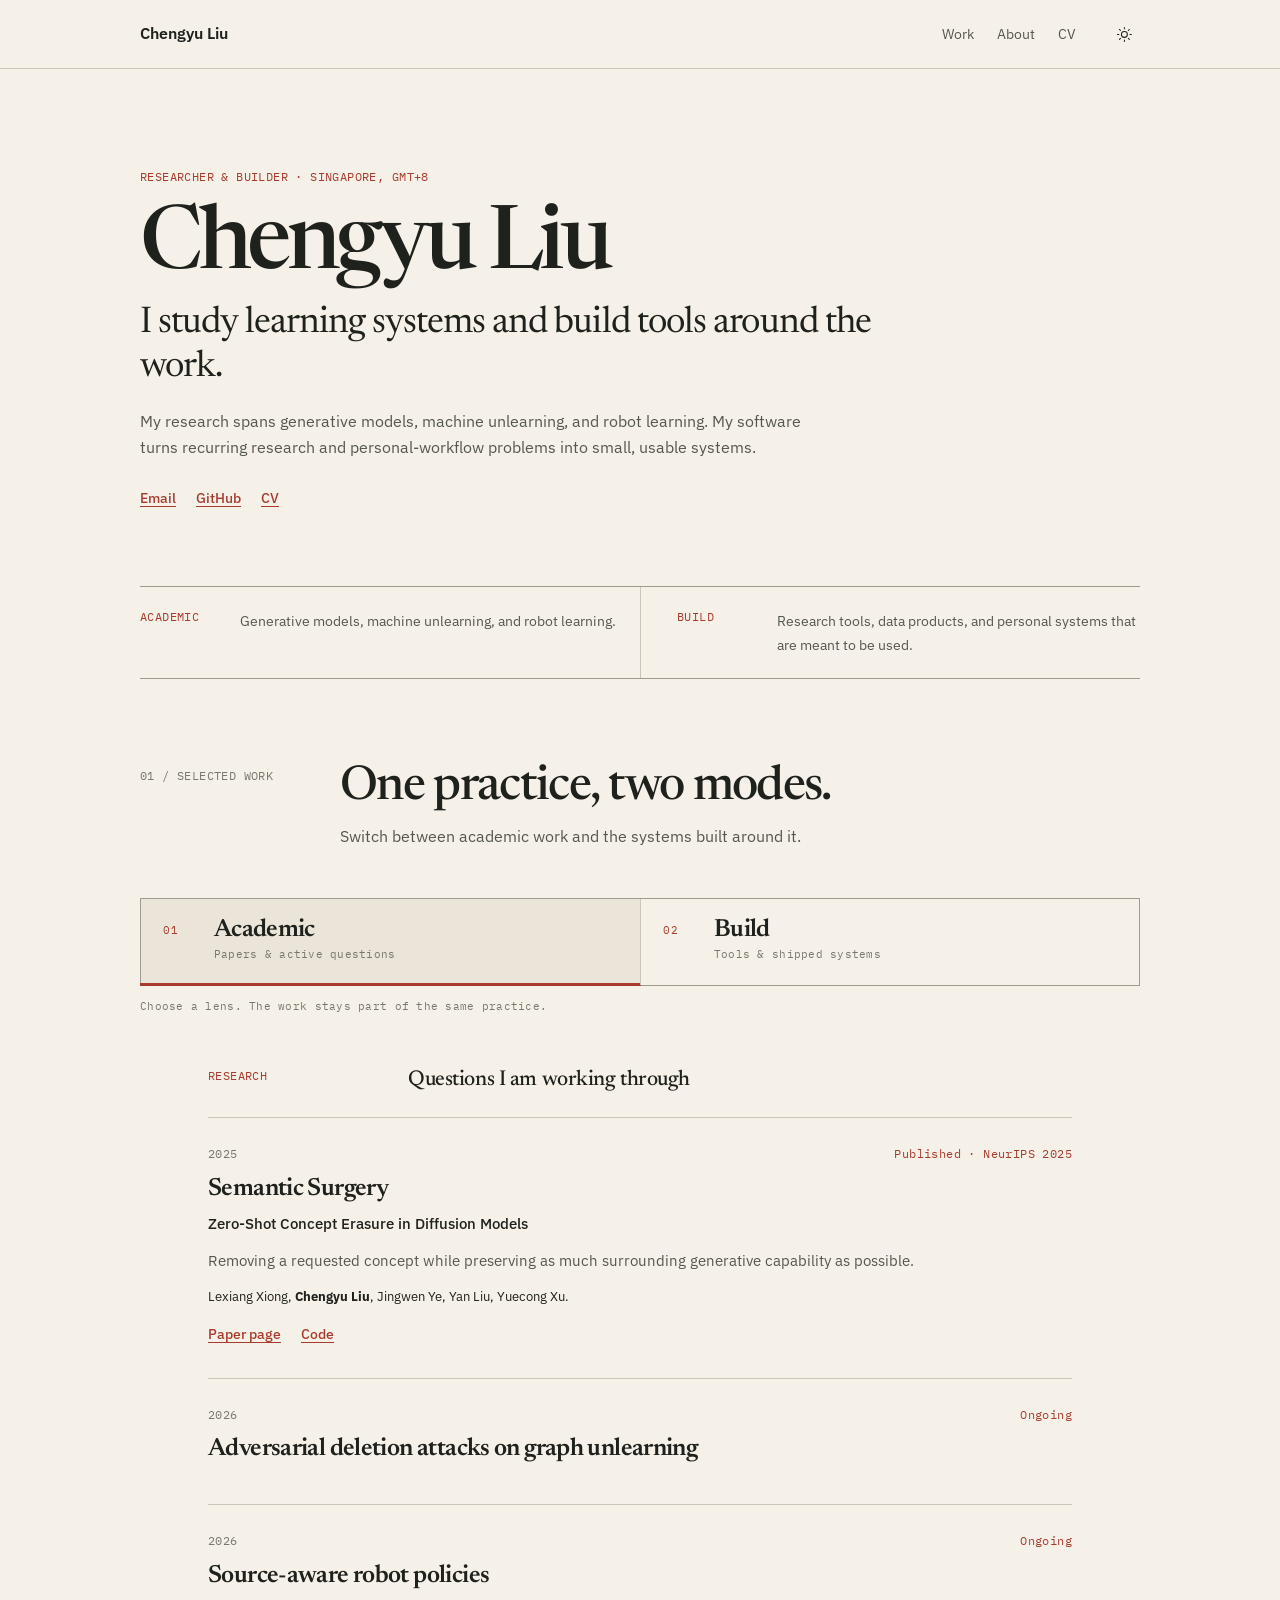
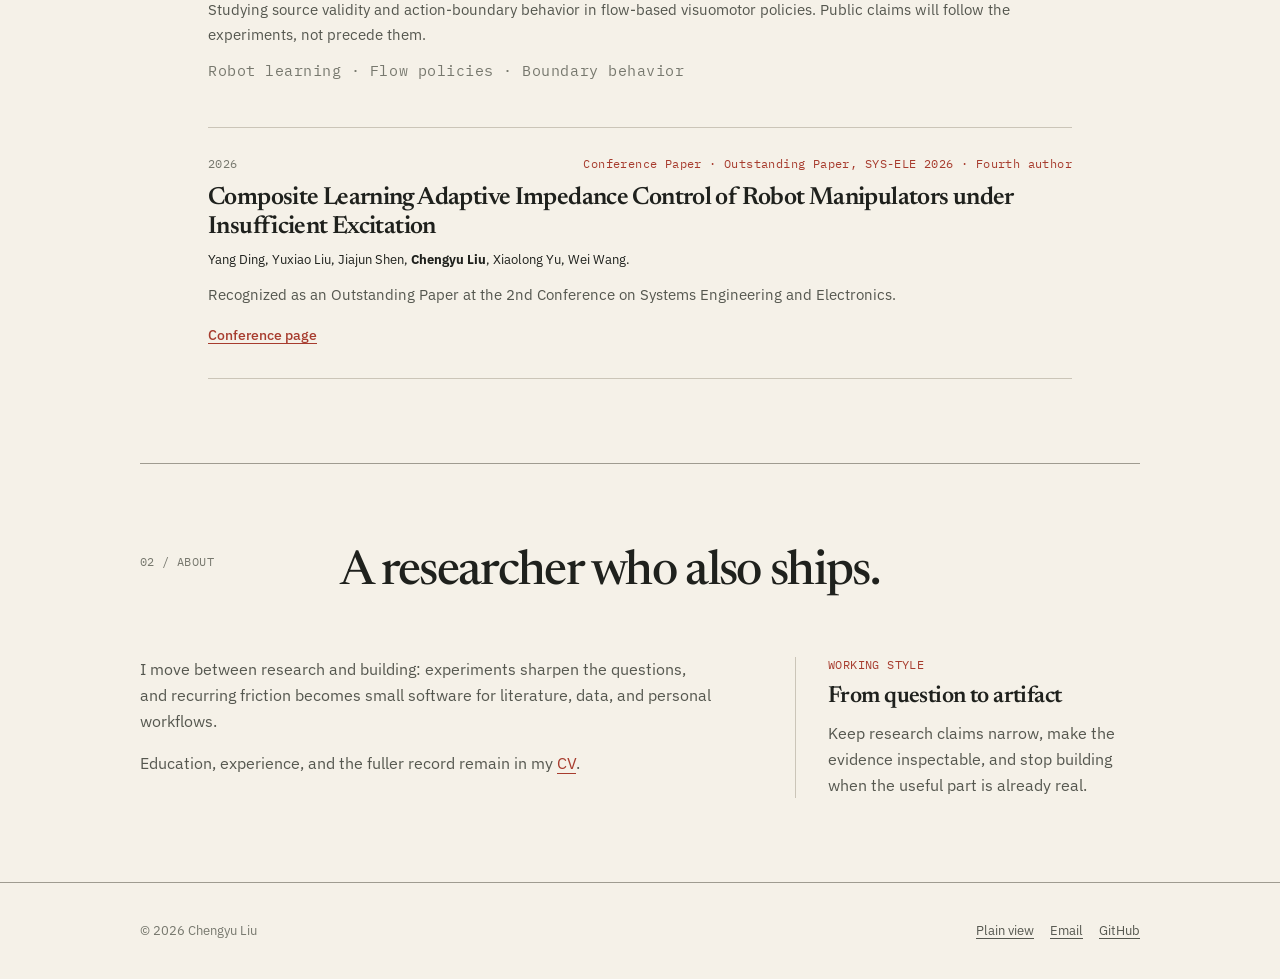
<file: index.html>
<!doctype html>
<html lang="en" data-theme="light">
  <head>
    <meta charset="UTF-8" />
    <meta name="viewport" content="width=device-width, initial-scale=1.0" />
    <meta
      name="description"
      content="Chengyu Liu — researcher and builder working across machine learning, machine unlearning, robot learning, and research software."
    />
    <meta name="theme-color" content="#f5f1e8" />
    <title>Chengyu Liu — Researcher &amp; Builder</title>
    <link rel="icon" href="public/favicon.svg" type="image/svg+xml" />
    <link rel="preconnect" href="https://fonts.googleapis.com" />
    <link rel="preconnect" href="https://fonts.gstatic.com" crossorigin />
    <link
      href="https://fonts.googleapis.com/css2?family=IBM+Plex+Mono:wght@400;500&family=IBM+Plex+Sans:wght@400;500;600&family=Newsreader:opsz,wght@6..72,500;6..72,600&display=swap"
      rel="stylesheet"
    />
    <link rel="stylesheet" href="hybrid.css?v=20260721-tabs" />
  </head>
  <body>
    <a class="skip-link" href="#main">Skip to content</a>

    <header class="site-header" data-header>
      <div class="header-inner">
        <a class="site-name" href="#top" aria-label="Chengyu Liu, home">Chengyu Liu</a>

        <nav class="site-nav" aria-label="Primary navigation" data-nav>
          <a href="#work">Work</a>
          <a href="#about">About</a>
          <a href="public/cv.pdf" target="_blank" rel="noreferrer">CV</a>
        </nav>

        <button class="theme-toggle" type="button" aria-label="Use dark theme" data-theme-toggle>
          <svg viewBox="0 0 24 24" aria-hidden="true">
            <circle cx="12" cy="12" r="4.25"></circle>
            <path d="M12 2v2.1M12 19.9V22M4.93 4.93l1.48 1.48M17.59 17.59l1.48 1.48M2 12h2.1M19.9 12H22M4.93 19.07l1.48-1.48M17.59 6.41l1.48-1.48"></path>
          </svg>
        </button>
      </div>
    </header>

    <main id="main">
      <section class="intro page-shell" id="top" aria-labelledby="page-title">
        <p class="eyebrow">Researcher &amp; builder · Singapore, GMT+8</p>
        <h1 id="page-title">Chengyu Liu</h1>
        <p class="intro-lead">
          I study learning systems and build tools around the work.
        </p>
        <p class="intro-copy">
          My research spans generative models, machine unlearning, and robot learning. My software
          turns recurring research and personal-workflow problems into small, usable systems.
        </p>

        <div class="contact-links" aria-label="Contact and profile links">
          <a href="mailto:e1554340@u.nus.edu">Email</a>
          <a href="https://github.com/lelelelelelelelelelelelele" target="_blank" rel="noreferrer">GitHub</a>
          <a href="public/cv.pdf" target="_blank" rel="noreferrer">CV</a>
        </div>

        <div class="practice-band" aria-label="Research and building interests">
          <div>
            <span>Academic</span>
            <p>Generative models, machine unlearning, and robot learning.</p>
          </div>
          <div>
            <span>Build</span>
            <p>Research tools, data products, and personal systems that are meant to be used.</p>
          </div>
        </div>
      </section>

      <section class="work-section page-shell" id="work" aria-labelledby="work-title">
        <header class="section-intro">
          <p class="section-index">01 / Selected work</p>
          <div>
            <h2 id="work-title">One practice, two modes.</h2>
            <p>
              Switch between academic work and the systems built around it.
            </p>
          </div>
        </header>

        <div class="work-switcher-wrap">
          <div class="work-switcher" role="tablist" aria-label="Selected work view" data-work-tabs>
            <button
              class="work-tab"
              type="button"
              role="tab"
              id="academic-tab"
              aria-selected="true"
              aria-controls="academic-panel"
              data-work-tab="academic"
            >
              <span class="work-tab-index">01</span>
              <span class="work-tab-copy">
                <strong>Academic</strong>
                <small>Papers &amp; active questions</small>
              </span>
            </button>
            <button
              class="work-tab"
              type="button"
              role="tab"
              id="build-tab"
              aria-selected="false"
              aria-controls="build-panel"
              tabindex="-1"
              data-work-tab="build"
            >
              <span class="work-tab-index">02</span>
              <span class="work-tab-copy">
                <strong>Build</strong>
                <small>Tools &amp; shipped systems</small>
              </span>
            </button>
          </div>
          <p class="work-tab-hint">Choose a lens. The work stays part of the same practice.</p>
        </div>

        <div class="work-panels">
          <section
            class="work-lane work-panel"
            id="academic-panel"
            role="tabpanel"
            aria-labelledby="academic-tab"
            data-work-panel="academic"
          >
            <header class="lane-header">
              <p class="lane-label">Research</p>
              <h3 id="research-lane-title">Questions I am working through</h3>
            </header>

            <article class="work-item">
              <div class="item-meta">
                <time datetime="2025">2025</time>
                <span>Published · NeurIPS 2025</span>
              </div>
              <h4>Semantic Surgery</h4>
              <p class="item-subtitle">Zero-Shot Concept Erasure in Diffusion Models</p>
              <p>
                Removing a requested concept while preserving as much surrounding generative
                capability as possible.
              </p>
              <p class="citation">
                Lexiang Xiong, <strong>Chengyu Liu</strong>, Jingwen Ye, Yan Liu, Yuecong Xu.
              </p>
              <div class="item-links">
                <a href="https://neurips.cc/virtual/2025/loc/san-diego/poster/120054" target="_blank" rel="noreferrer">Paper page</a>
                <a href="https://github.com/Lexiang-Xiong/Semantic-Surgery" target="_blank" rel="noreferrer">Code</a>
              </div>
            </article>

            <article class="work-item">
              <div class="item-meta">
                <time datetime="2026">2026</time>
                <span>Ongoing</span>
              </div>
              <h4>Adversarial deletion attacks on graph unlearning</h4>
            </article>

            <article class="work-item">
              <div class="item-meta">
                <time datetime="2026">2026</time>
                <span>Ongoing</span>
              </div>
              <h4>Source-aware robot policies</h4>
              <p>
                Studying source validity and action-boundary behavior in flow-based visuomotor
                policies. Public claims will follow the experiments, not precede them.
              </p>
              <p class="topics">Robot learning · Flow policies · Boundary behavior</p>
            </article>

            <article class="work-item">
              <div class="item-meta">
                <time datetime="2026">2026</time>
                <span>Conference Paper · Outstanding Paper, SYS-ELE 2026 · Fourth author</span>
              </div>
              <h4>Composite Learning Adaptive Impedance Control of Robot Manipulators under Insufficient Excitation</h4>
              <p class="citation">
                Yang Ding, Yuxiao Liu, Jiajun Shen, <strong>Chengyu Liu</strong>, Xiaolong Yu, Wei Wang.
              </p>
              <p>
                Recognized as an Outstanding Paper at the 2nd Conference on Systems Engineering and Electronics.
              </p>
              <div class="item-links">
                <a href="https://www.sys-ele.com/CN/news/news248.shtml" target="_blank" rel="noreferrer">Conference page</a>
              </div>
            </article>
          </section>

          <section
            class="work-lane work-panel"
            id="build-panel"
            role="tabpanel"
            aria-labelledby="build-tab"
            data-work-panel="build"
          >
            <header class="lane-header">
              <p class="lane-label">Build</p>
              <h3 id="build-lane-title">Systems I have put into use</h3>
            </header>

            <article class="work-item">
              <div class="item-meta">
                <time datetime="2026">2026</time>
                <span>Shipped software</span>
              </div>
              <h4>arXiv Marker</h4>
              <p>
                A Zotero extension that resolves arXiv preprints into venue, ranking, and citation
                context without leaving the literature workflow.
              </p>
              <div class="item-links">
                <a href="https://github.com/lelelelelelelelelelelelele/arxiv-marker" target="_blank" rel="noreferrer">Repository</a>
              </div>
            </article>

            <article class="work-item" id="paper-reading-workflow">
              <div class="item-meta">
                <time datetime="2026">2026</time>
                <span>Released · Open source</span>
              </div>
              <h4>Paper Reading Workflow</h4>
              <p>
                Paired Codex skills that preserve the active reading process, then verify and
                archive each paper as canonical Markdown and a self-contained HTML report.
              </p>
              <div class="item-links">
                <a href="https://github.com/lelelelelelelelelelelelele/paper-reading-workflow" target="_blank" rel="noreferrer">Repository</a>
                <a href="https://github.com/lelelelelelelelelelelelele/paper-reading-workflow/releases/latest" target="_blank" rel="noreferrer">Latest release</a>
              </div>
            </article>

            <article class="work-item">
              <div class="item-meta">
                <time datetime="2026">2026</time>
                <span>Active · Open source</span>
              </div>
              <h4>Blueprint Skill</h4>
              <p>
                Architecture documentation generated from repository evidence and maintained as
                editable schema, prose, and diagrams.
              </p>
              <div class="item-links">
                <a href="https://github.com/lelelelelelelelelelelelele/blueprint-skill" target="_blank" rel="noreferrer">Repository</a>
              </div>
            </article>

            <article class="work-item">
              <div class="item-meta">
                <time datetime="2026">2026</time>
                <span>Shipped · Web/PWA</span>
              </div>
              <h4>Context Anchor / Rail</h4>
              <p>
                A local-first execution companion that turns source material into focused,
                one-step-at-a-time plans with contextual replanning.
              </p>
              <div class="item-links">
                <a href="https://context-anchor.vercel.app/" target="_blank" rel="noreferrer">Live site</a>
                <a href="https://github.com/lelelelelelelelelelelelele/context_anchor" target="_blank" rel="noreferrer">Code</a>
              </div>
            </article>

            <article class="work-item">
              <div class="item-meta">
                <time datetime="2026">2026</time>
                <span>Shipped software</span>
              </div>
              <h4>WorldWalker</h4>
              <p>
                A private-by-design travel footprint system that turns photo metadata into a
                layered, explorable 3D map.
              </p>
              <div class="item-links">
                <a href="https://travel-map-blond.vercel.app/" target="_blank" rel="noreferrer">Live site</a>
              </div>
            </article>

            <article class="work-item">
              <div class="item-meta">
                <span>Local</span>
                <span>Prototype</span>
              </div>
              <h4>DLlink</h4>
              <p>
                A local-first pipeline for importing and cleaning AI conversations, narrowed to
                distilling them into reusable knowledge entries.
              </p>
            </article>

            <article class="work-item">
              <div class="item-meta">
                <time datetime="2025">2025–26</time>
                <span>Internal product</span>
              </div>
              <h4>Xiao Yu / RAG Robot</h4>
              <p>
                A shipped internal health-service retrieval assistant. It is engineering work,
                not part of the main research narrative.
              </p>
            </article>
          </section>
        </div>
      </section>

      <section class="about-section page-shell" id="about" aria-labelledby="about-title">
        <header class="section-intro">
          <p class="section-index">02 / About</p>
          <div>
            <h2 id="about-title">A researcher who also ships.</h2>
          </div>
        </header>

        <div class="about-grid">
          <div class="about-copy">
            <p>
              I move between research and building: experiments sharpen the questions, and recurring
              friction becomes small software for literature, data, and personal workflows.
            </p>
            <p>
              Education, experience, and the fuller record remain in my
              <a href="public/cv.pdf" target="_blank" rel="noreferrer">CV</a>.
            </p>
          </div>

          <aside class="archive-note" aria-labelledby="working-style-title">
            <p class="lane-label">Working style</p>
            <h3 id="working-style-title">From question to artifact</h3>
            <p>
              Keep research claims narrow, make the evidence inspectable, and stop building when the
              useful part is already real.
            </p>
          </aside>
        </div>
      </section>
    </main>

    <footer class="site-footer">
      <div class="footer-inner">
        <p>© <span data-year>2026</span> Chengyu Liu</p>
        <div>
          <a href="plain.html">Plain view</a>
          <a href="mailto:e1554340@u.nus.edu">Email</a>
          <a href="https://github.com/lelelelelelelelelelelelele" target="_blank" rel="noreferrer">GitHub</a>
        </div>
      </div>
    </footer>

    <script src="hybrid.js?v=20260721-tabs"></script>
  </body>
</html>
</file>
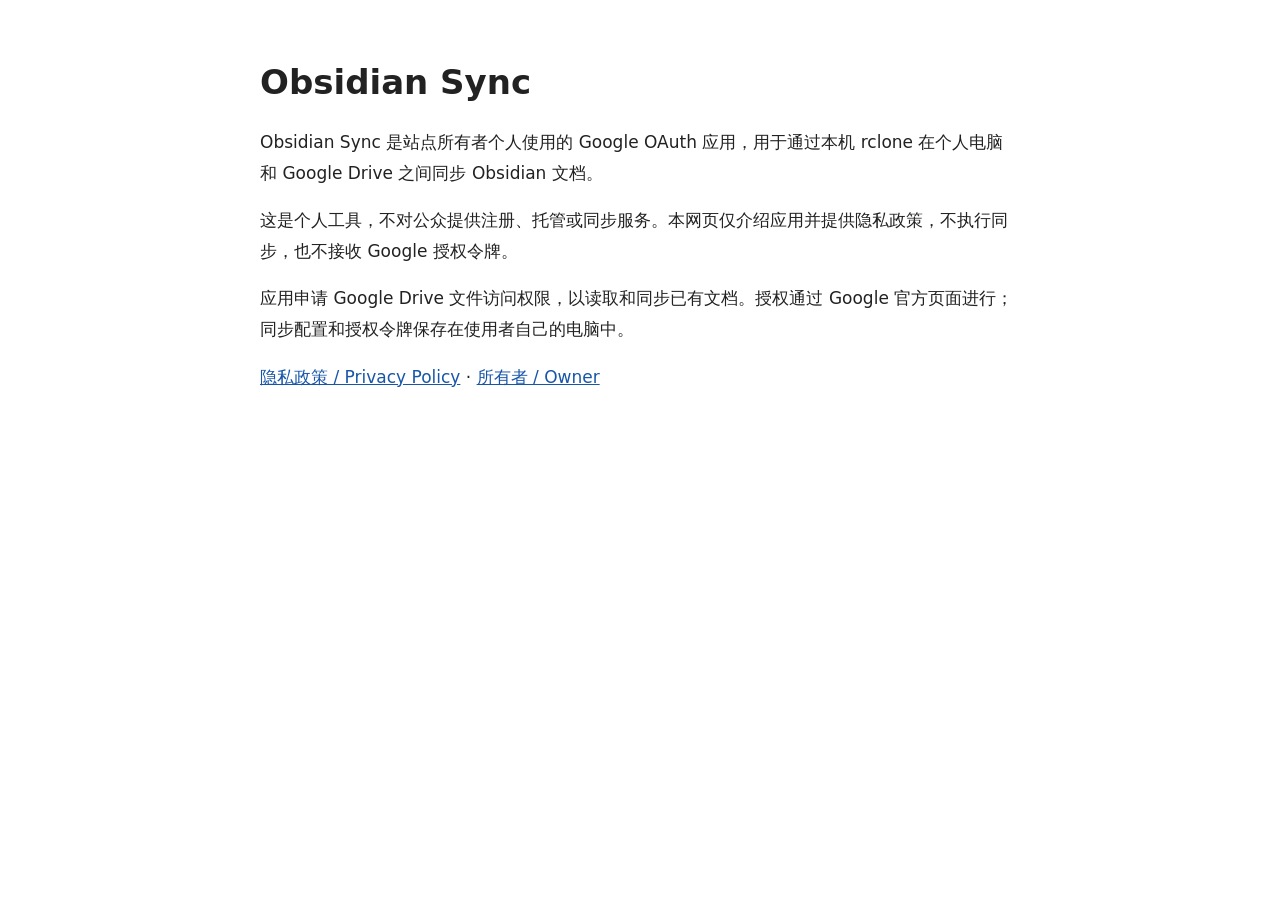
<file: obsidian-sync/index.html>
<!doctype html>
<html lang="zh-CN"><meta charset="utf-8"><meta name="viewport" content="width=device-width,initial-scale=1"><title>Obsidian Sync</title>
<style>body{font:17px/1.8 system-ui,sans-serif;max-width:760px;margin:60px auto;padding:0 24px;color:#222}a{color:#1756a9}h1{line-height:1.3}</style>
<main><h1>Obsidian Sync</h1>
<p>Obsidian Sync 是站点所有者个人使用的 Google OAuth 应用，用于通过本机 rclone 在个人电脑和 Google Drive 之间同步 Obsidian 文档。</p>
<p>这是个人工具，不对公众提供注册、托管或同步服务。本网页仅介绍应用并提供隐私政策，不执行同步，也不接收 Google 授权令牌。</p>
<p>应用申请 Google Drive 文件访问权限，以读取和同步已有文档。授权通过 Google 官方页面进行；同步配置和授权令牌保存在使用者自己的电脑中。</p>
<p><a href="privacy.html">隐私政策 / Privacy Policy</a> · <a href="https://github.com/lelelelelelelelelelelelele">所有者 / Owner</a></p>
</main></html>
</file>
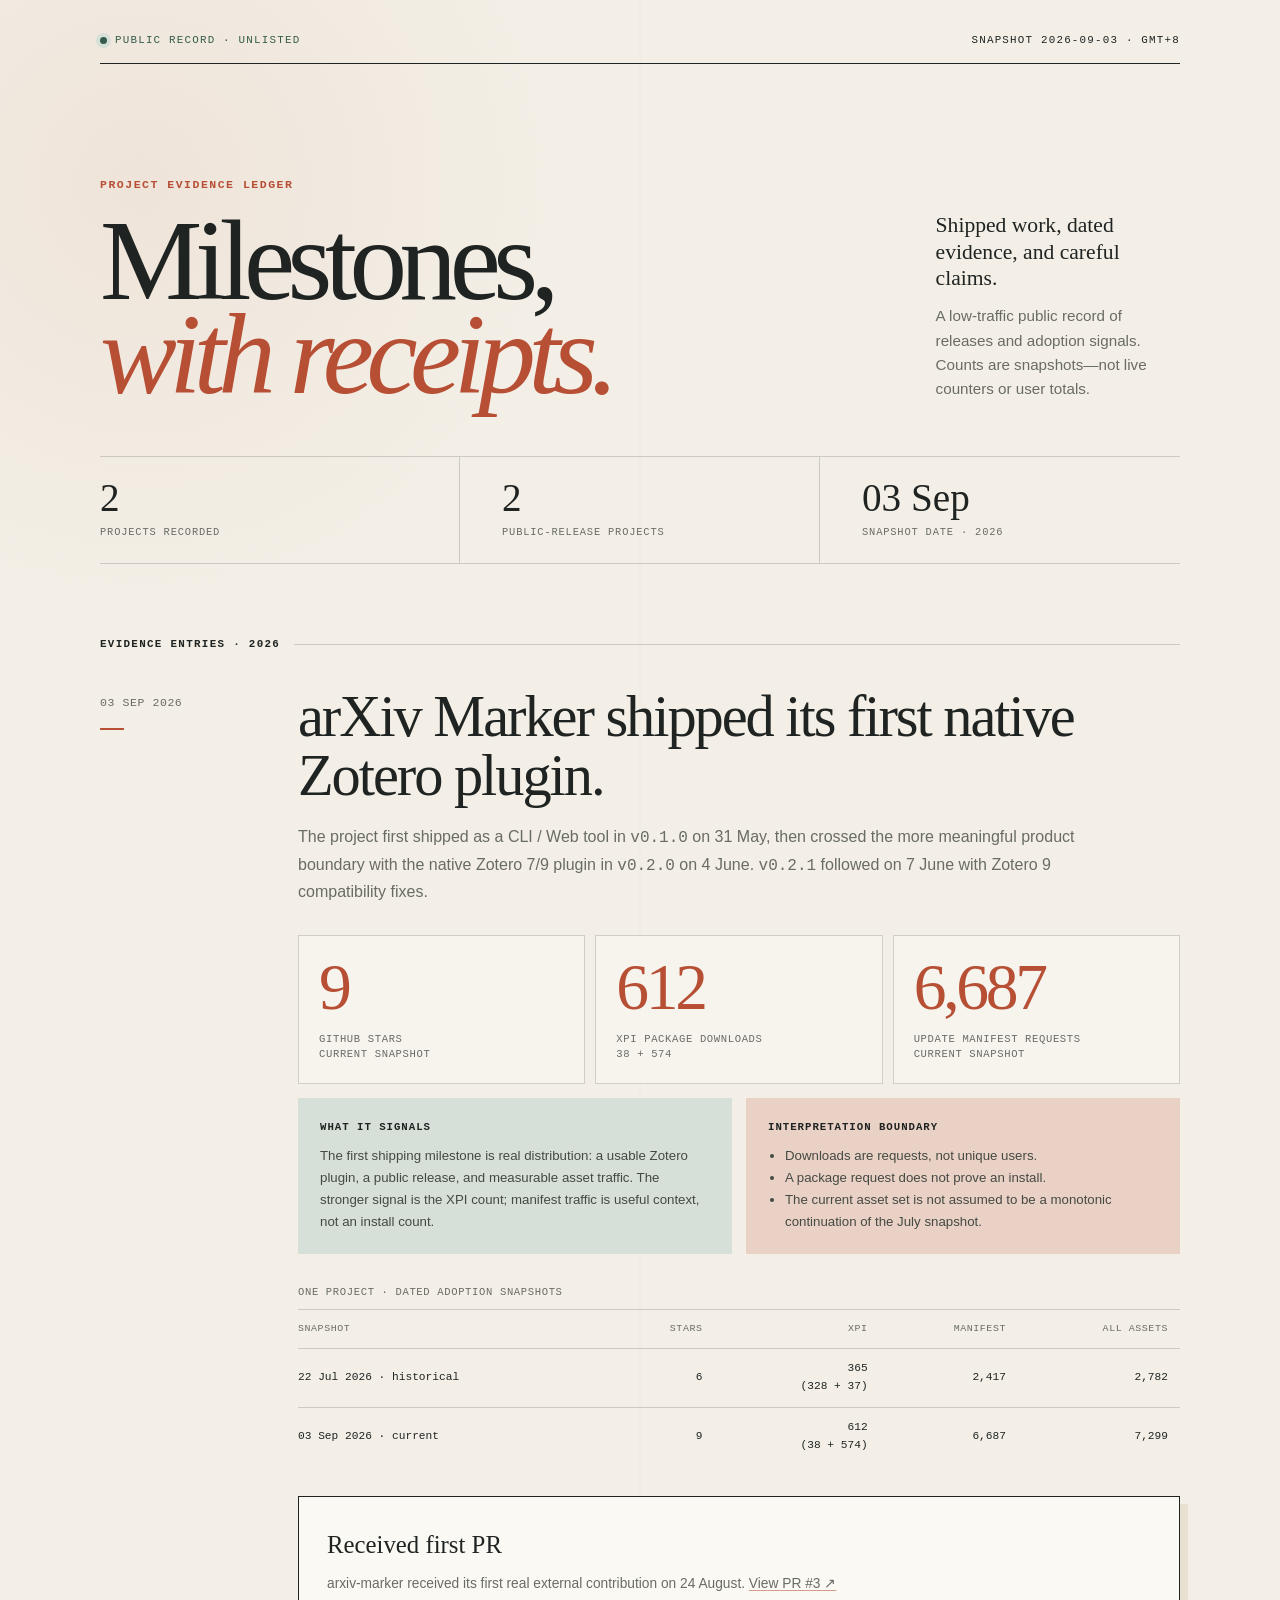
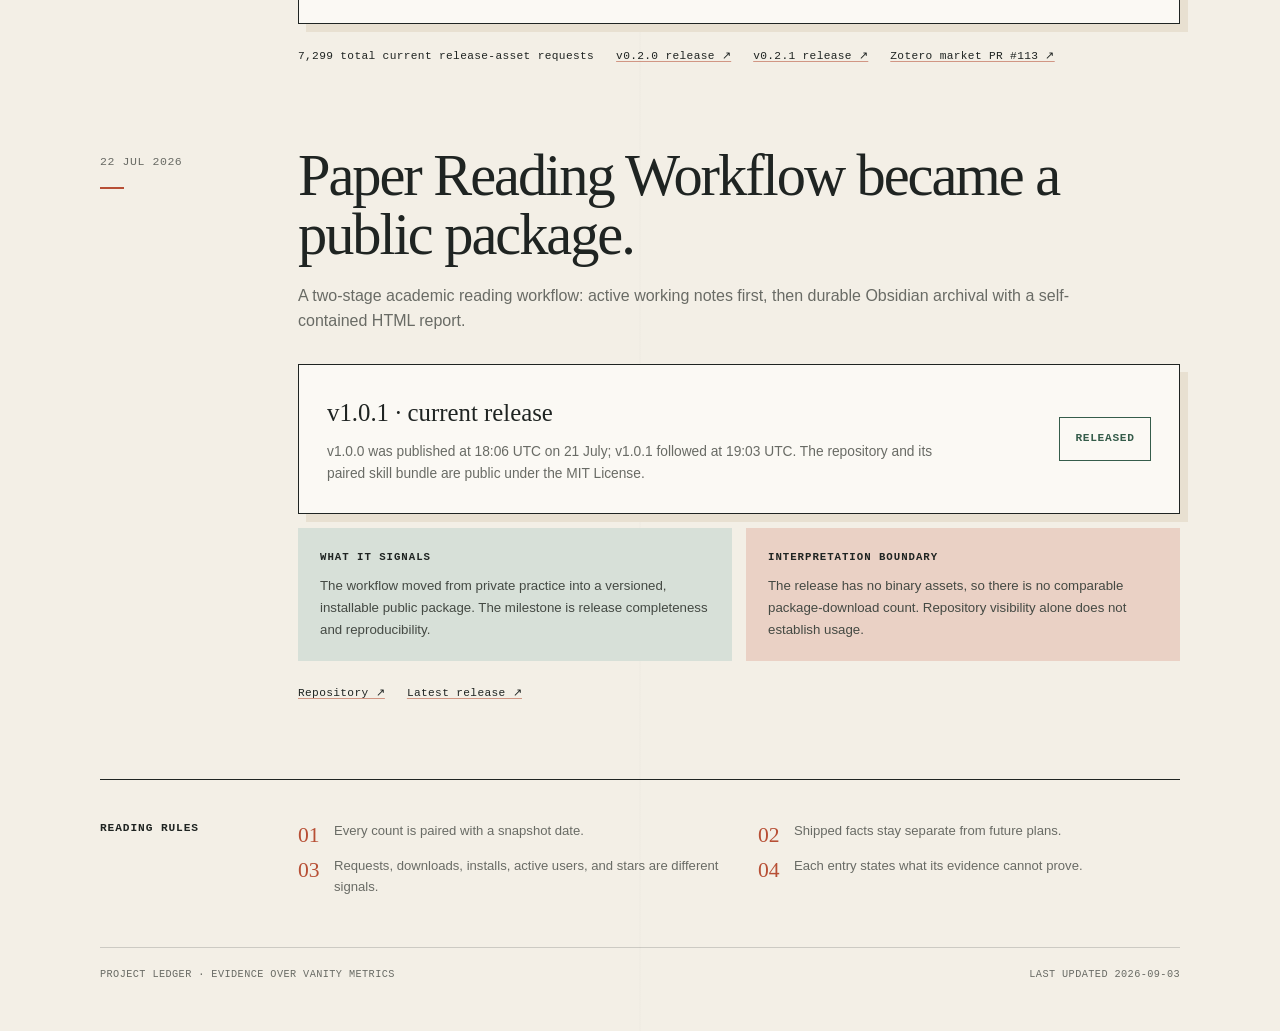
<file: milestones.html>
<!doctype html>
<html lang="en">
<head>
  <meta charset="utf-8">
  <meta name="viewport" content="width=device-width, initial-scale=1">
  <meta name="robots" content="noindex, nofollow, noarchive, noimageindex">
  <meta name="description" content="A dated evidence ledger for shipped projects and adoption signals.">
  <title>Project Milestones · Evidence Ledger</title>
  <link rel="icon" href="public/favicon.svg" type="image/svg+xml">
  <style>
    :root {
      color-scheme: light;
      --paper: #f3efe6;
      --paper-deep: #e8e0d1;
      --ink: #1f2422;
      --muted: #696b65;
      --rule: rgba(31, 36, 34, 0.18);
      --accent: #b74f35;
      --accent-soft: #ead1c5;
      --moss: #355c4a;
      --moss-soft: #d7e0d8;
      --white: #fbf9f4;
      --serif: Georgia, 'Times New Roman', serif;
      --sans: Inter, ui-sans-serif, -apple-system, BlinkMacSystemFont, 'Segoe UI', sans-serif;
      --mono: 'SFMono-Regular', Consolas, 'Liberation Mono', monospace;
    }

    * { box-sizing: border-box; }

    html { scroll-behavior: smooth; }

    body {
      margin: 0;
      color: var(--ink);
      background:
        radial-gradient(circle at 11% 7%, rgba(183, 79, 53, 0.07), transparent 26rem),
        linear-gradient(90deg, transparent 0, transparent calc(50% - 1px), rgba(31, 36, 34, 0.025) 50%, transparent calc(50% + 1px)),
        var(--paper);
      font-family: var(--sans);
      line-height: 1.6;
      -webkit-font-smoothing: antialiased;
    }

    a {
      color: inherit;
      text-decoration-color: rgba(183, 79, 53, 0.55);
      text-decoration-thickness: 1px;
      text-underline-offset: 0.18em;
    }

    a:hover { color: var(--accent); }

    .page {
      width: min(100% - 40px, 1080px);
      margin: 0 auto;
      padding: 32px 0 52px;
    }

    .topline {
      display: flex;
      justify-content: space-between;
      align-items: center;
      gap: 24px;
      padding-bottom: 14px;
      border-bottom: 1px solid var(--ink);
      font-family: var(--mono);
      font-size: 0.68rem;
      letter-spacing: 0.11em;
      text-transform: uppercase;
    }

    .status {
      display: inline-flex;
      align-items: center;
      gap: 8px;
      color: var(--moss);
    }

    .status::before {
      width: 7px;
      height: 7px;
      border-radius: 50%;
      background: var(--moss);
      content: '';
      box-shadow: 0 0 0 4px var(--moss-soft);
    }

    .hero {
      display: grid;
      grid-template-columns: minmax(0, 1.5fr) minmax(230px, 0.5fr);
      gap: clamp(38px, 8vw, 104px);
      align-items: end;
      padding: clamp(64px, 10vw, 112px) 0 54px;
      border-bottom: 1px solid var(--rule);
    }

    .kicker {
      margin: 0 0 18px;
      color: var(--accent);
      font-family: var(--mono);
      font-size: 0.72rem;
      font-weight: 700;
      letter-spacing: 0.13em;
      text-transform: uppercase;
    }

    h1 {
      max-width: 780px;
      margin: 0;
      font-family: var(--serif);
      font-size: clamp(3.4rem, 9vw, 7.6rem);
      font-weight: 400;
      letter-spacing: -0.065em;
      line-height: 0.82;
    }

    h1 em {
      display: block;
      color: var(--accent);
      font-weight: 400;
    }

    .intro {
      margin: 0;
      color: var(--muted);
      font-size: 0.95rem;
    }

    .intro strong {
      display: block;
      margin-bottom: 12px;
      color: var(--ink);
      font-family: var(--serif);
      font-size: 1.35rem;
      font-weight: 400;
      line-height: 1.25;
    }

    .summary {
      display: grid;
      grid-template-columns: repeat(3, 1fr);
      border-bottom: 1px solid var(--rule);
    }

    .summary-item {
      padding: 20px 0 22px;
      border-right: 1px solid var(--rule);
    }

    .summary-item + .summary-item { padding-left: clamp(18px, 4vw, 42px); }
    .summary-item:last-child { border-right: 0; }

    .summary-value {
      display: block;
      font-family: var(--serif);
      font-size: clamp(1.65rem, 4vw, 2.45rem);
      line-height: 1.05;
    }

    .summary-label {
      display: block;
      margin-top: 6px;
      color: var(--muted);
      font-family: var(--mono);
      font-size: 0.65rem;
      letter-spacing: 0.08em;
      text-transform: uppercase;
    }

    .ledger { padding-top: 72px; }

    .section-label {
      display: flex;
      align-items: center;
      gap: 14px;
      margin-bottom: 34px;
      font-family: var(--mono);
      font-size: 0.68rem;
      font-weight: 700;
      letter-spacing: 0.12em;
      text-transform: uppercase;
    }

    .section-label::after {
      height: 1px;
      flex: 1;
      background: var(--rule);
      content: '';
    }

    .entry {
      display: grid;
      grid-template-columns: 126px minmax(0, 1fr);
      gap: clamp(24px, 6vw, 72px);
      position: relative;
      padding: 0 0 76px;
    }

    .entry + .entry { padding-top: 4px; }

    .entry-date {
      position: relative;
      padding-top: 7px;
      color: var(--muted);
      font-family: var(--mono);
      font-size: 0.72rem;
      letter-spacing: 0.05em;
      text-transform: uppercase;
    }

    .entry-date::after {
      display: block;
      width: 24px;
      height: 2px;
      margin-top: 16px;
      background: var(--accent);
      content: '';
    }

    .entry h2 {
      margin: 0;
      font-family: var(--serif);
      font-size: clamp(2rem, 5vw, 3.65rem);
      font-weight: 400;
      letter-spacing: -0.035em;
      line-height: 1.02;
    }

    .entry-lead {
      max-width: 780px;
      margin: 18px 0 0;
      color: var(--muted);
      font-size: 1rem;
    }

    .metrics {
      display: grid;
      grid-template-columns: repeat(3, minmax(0, 1fr));
      gap: 10px;
      margin: 30px 0 0;
    }

    .metric {
      min-height: 142px;
      padding: 20px;
      border: 1px solid var(--rule);
      background: rgba(251, 249, 244, 0.46);
    }

    .metric-value {
      display: block;
      color: var(--accent);
      font-family: var(--serif);
      font-size: clamp(2.3rem, 6vw, 4.1rem);
      letter-spacing: -0.05em;
      line-height: 0.95;
    }

    .metric-label {
      display: block;
      margin-top: 14px;
      color: var(--muted);
      font-family: var(--mono);
      font-size: 0.66rem;
      letter-spacing: 0.06em;
      line-height: 1.45;
      text-transform: uppercase;
    }

    .evidence-grid {
      display: grid;
      grid-template-columns: 1fr 1fr;
      gap: 14px;
      margin-top: 14px;
    }

    .evidence {
      padding: 21px 22px;
      background: var(--moss-soft);
    }

    .evidence.boundary { background: var(--accent-soft); }

    .evidence h3 {
      margin: 0 0 9px;
      font-family: var(--mono);
      font-size: 0.67rem;
      letter-spacing: 0.09em;
      text-transform: uppercase;
    }

    .evidence p,
    .evidence ul {
      margin: 0;
      color: #444943;
      font-size: 0.83rem;
      line-height: 1.65;
    }

    .evidence ul { padding-left: 17px; }

    .release-card {
      display: grid;
      grid-template-columns: minmax(0, 1fr) auto;
      gap: 28px;
      align-items: center;
      margin-top: 30px;
      padding: 28px;
      border: 1px solid var(--ink);
      background: var(--white);
      box-shadow: 8px 8px 0 var(--paper-deep);
    }

    .release-card h3 {
      margin: 0 0 8px;
      font-family: var(--serif);
      font-size: 1.55rem;
      font-weight: 400;
    }

    .release-card p {
      max-width: 630px;
      margin: 0;
      color: var(--muted);
      font-size: 0.86rem;
    }

    .release-mark {
      min-width: 92px;
      padding: 12px 14px;
      border: 1px solid var(--moss);
      color: var(--moss);
      font-family: var(--mono);
      font-size: 0.7rem;
      font-weight: 700;
      letter-spacing: 0.06em;
      text-align: center;
      text-transform: uppercase;
    }

    .sources {
      display: flex;
      flex-wrap: wrap;
      gap: 9px 22px;
      margin-top: 24px;
      font-family: var(--mono);
      font-size: 0.7rem;
      letter-spacing: 0.03em;
    }

    .snapshot-history {
      margin-top: 30px;
      overflow-x: auto;
    }

    .snapshot-history table {
      width: 100%;
      min-width: 620px;
      border-collapse: collapse;
      font-family: var(--mono);
      font-size: 0.7rem;
    }

    .snapshot-history th,
    .snapshot-history td {
      padding: 11px 12px;
      border-top: 1px solid var(--rule);
      text-align: right;
      white-space: nowrap;
    }

    .snapshot-history th:first-child,
    .snapshot-history td:first-child {
      padding-left: 0;
      text-align: left;
    }

    .snapshot-history th {
      color: var(--muted);
      font-size: 0.62rem;
      font-weight: 400;
      letter-spacing: 0.06em;
      text-transform: uppercase;
    }

    .snapshot-history td {
      color: var(--ink);
    }

    .snapshot-history caption {
      margin-bottom: 9px;
      color: var(--muted);
      font-family: var(--mono);
      font-size: 0.66rem;
      letter-spacing: 0.06em;
      text-align: left;
      text-transform: uppercase;
    }

    .rules {
      display: grid;
      grid-template-columns: 126px minmax(0, 1fr);
      gap: clamp(24px, 6vw, 72px);
      padding: 40px 0 50px;
      border-top: 1px solid var(--ink);
    }

    .rules h2 {
      margin: 0;
      font-family: var(--mono);
      font-size: 0.7rem;
      letter-spacing: 0.08em;
      text-transform: uppercase;
    }

    .rules ol {
      display: grid;
      grid-template-columns: repeat(2, minmax(0, 1fr));
      gap: 14px 38px;
      margin: 0;
      padding: 0;
      list-style: none;
      counter-reset: rule;
    }

    .rules li {
      position: relative;
      padding-left: 36px;
      color: var(--muted);
      font-size: 0.82rem;
      counter-increment: rule;
    }

    .rules li::before {
      position: absolute;
      left: 0;
      top: -2px;
      color: var(--accent);
      font-family: var(--serif);
      font-size: 1.35rem;
      content: counter(rule, decimal-leading-zero);
    }

    footer {
      display: flex;
      justify-content: space-between;
      gap: 24px;
      padding-top: 18px;
      border-top: 1px solid var(--rule);
      color: var(--muted);
      font-family: var(--mono);
      font-size: 0.64rem;
      letter-spacing: 0.04em;
      text-transform: uppercase;
    }

    @media (max-width: 760px) {
      .page { width: min(100% - 28px, 1080px); padding-top: 20px; }
      .topline { align-items: flex-start; font-size: 0.6rem; }
      .hero { grid-template-columns: 1fr; gap: 30px; padding: 58px 0 42px; }
      h1 { font-size: clamp(3.35rem, 19vw, 5.4rem); }
      .intro { max-width: 34rem; }
      .summary-item { padding-right: 10px; }
      .summary-item + .summary-item { padding-left: 12px; }
      .entry, .rules { grid-template-columns: 1fr; gap: 24px; }
      .entry-date { display: flex; align-items: center; gap: 12px; }
      .entry-date::after { width: 20px; margin: 0; }
      .metrics { grid-template-columns: 1fr; }
      .metric { min-height: 0; }
      .evidence-grid { grid-template-columns: 1fr; }
      .rules ol { grid-template-columns: 1fr; }
      footer { flex-direction: column; gap: 7px; }
    }

    @media (max-width: 440px) {
      .topline > span:last-child { text-align: right; }
      .summary { grid-template-columns: 1fr 1fr; }
      .summary-item:nth-child(2) { border-right: 0; }
      .summary-item:nth-child(3) {
        grid-column: 1 / -1;
        padding-left: 0;
        border-top: 1px solid var(--rule);
      }
      .release-card { grid-template-columns: 1fr; }
      .release-mark { justify-self: start; }
    }

    @media (prefers-reduced-motion: reduce) {
      html { scroll-behavior: auto; }
    }
  </style>
</head>
<body>
  <main class="page">
    <div class="topline">
      <span class="status">Public record · unlisted</span>
      <span>Snapshot 2026-09-03 · GMT+8</span>
    </div>

    <header class="hero">
      <div>
        <p class="kicker">Project evidence ledger</p>
        <h1>Milestones,<em>with receipts.</em></h1>
      </div>
      <p class="intro">
        <strong>Shipped work, dated evidence, and careful claims.</strong>
        A low-traffic public record of releases and adoption signals. Counts are snapshots—not live counters or user totals.
      </p>
    </header>

    <section class="summary" aria-label="Ledger summary">
      <div class="summary-item">
        <span class="summary-value">2</span>
        <span class="summary-label">Projects recorded</span>
      </div>
      <div class="summary-item">
        <span class="summary-value">2</span>
        <span class="summary-label">Public-release projects</span>
      </div>
      <div class="summary-item">
        <span class="summary-value">03 Sep</span>
        <span class="summary-label">Snapshot date · 2026</span>
      </div>
    </section>

    <section class="ledger" aria-labelledby="ledger-title">
      <div class="section-label" id="ledger-title">Evidence entries · 2026</div>

      <article class="entry">
        <div class="entry-date">03 Sep 2026</div>
        <div>
          <h2>arXiv Marker shipped its first native Zotero plugin.</h2>
          <p class="entry-lead">The project first shipped as a CLI / Web tool in <code>v0.1.0</code> on 31 May, then crossed the more meaningful product boundary with the native Zotero 7/9 plugin in <code>v0.2.0</code> on 4 June. <code>v0.2.1</code> followed on 7 June with Zotero 9 compatibility fixes.</p>

          <div class="metrics" aria-label="arXiv Marker current metrics">
            <div class="metric">
              <span class="metric-value">9</span>
              <span class="metric-label">GitHub stars<br>current snapshot</span>
            </div>
            <div class="metric">
              <span class="metric-value">612</span>
              <span class="metric-label">XPI package downloads<br>38 + 574</span>
            </div>
            <div class="metric">
              <span class="metric-value">6,687</span>
              <span class="metric-label">Update manifest requests<br>current snapshot</span>
            </div>
          </div>

          <div class="evidence-grid">
            <div class="evidence">
              <h3>What it signals</h3>
              <p>The first shipping milestone is real distribution: a usable Zotero plugin, a public release, and measurable asset traffic. The stronger signal is the XPI count; manifest traffic is useful context, not an install count.</p>
            </div>
            <div class="evidence boundary">
              <h3>Interpretation boundary</h3>
              <ul>
                <li>Downloads are requests, not unique users.</li>
                <li>A package request does not prove an install.</li>
                <li>The current asset set is not assumed to be a monotonic continuation of the July snapshot.</li>
              </ul>
            </div>
          </div>

          <div class="snapshot-history">
            <table>
              <caption>One project · dated adoption snapshots</caption>
              <thead>
                <tr>
                  <th scope="col">Snapshot</th>
                  <th scope="col">Stars</th>
                  <th scope="col">XPI</th>
                  <th scope="col">Manifest</th>
                  <th scope="col">All assets</th>
                </tr>
              </thead>
              <tbody>
                <tr>
                  <td>22 Jul 2026 · historical</td>
                  <td>6</td>
                  <td>365<br>(328 + 37)</td>
                  <td>2,417</td>
                  <td>2,782</td>
                </tr>
                <tr>
                  <td>03 Sep 2026 · current</td>
                  <td>9</td>
                  <td>612<br>(38 + 574)</td>
                  <td>6,687</td>
                  <td>7,299</td>
                </tr>
              </tbody>
            </table>
          </div>

          <div class="release-card">
            <div>
              <h3>Received first PR</h3>
              <p>arxiv-marker received its first real external contribution on 24 August. <a href="https://github.com/lelelelelelelelelelelelele/arxiv-marker/pull/3">View PR #3 ↗</a></p>
            </div>
          </div>

          <div class="sources">
            <span>7,299 total current release-asset requests</span>
            <a href="https://github.com/lelelelelelelelelelelelele/arxiv-marker/releases/tag/v0.2.0">v0.2.0 release ↗</a>
            <a href="https://github.com/lelelelelelelelelelelelele/arxiv-marker/releases/tag/v0.2.1">v0.2.1 release ↗</a>
            <a href="https://github.com/syt2/zotero-addons-scraper/pull/113">Zotero market PR #113 ↗</a>
          </div>
        </div>
      </article>

      <article class="entry">
        <div class="entry-date">22 Jul 2026</div>
        <div>
          <h2>Paper Reading Workflow became a public package.</h2>
          <p class="entry-lead">A two-stage academic reading workflow: active working notes first, then durable Obsidian archival with a self-contained HTML report.</p>

          <div class="release-card">
            <div>
              <h3>v1.0.1 · current release</h3>
              <p>v1.0.0 was published at 18:06 UTC on 21 July; v1.0.1 followed at 19:03 UTC. The repository and its paired skill bundle are public under the MIT License.</p>
            </div>
            <div class="release-mark">Released</div>
          </div>

          <div class="evidence-grid">
            <div class="evidence">
              <h3>What it signals</h3>
              <p>The workflow moved from private practice into a versioned, installable public package. The milestone is release completeness and reproducibility.</p>
            </div>
            <div class="evidence boundary">
              <h3>Interpretation boundary</h3>
              <p>The release has no binary assets, so there is no comparable package-download count. Repository visibility alone does not establish usage.</p>
            </div>
          </div>

          <div class="sources">
            <a href="https://github.com/lelelelelelelelelelelelele/paper-reading-workflow">Repository ↗</a>
            <a href="https://github.com/lelelelelelelelelelelelele/paper-reading-workflow/releases/latest">Latest release ↗</a>
          </div>
        </div>
      </article>
    </section>

    <section class="rules" aria-labelledby="rules-title">
      <h2 id="rules-title">Reading rules</h2>
      <ol>
        <li>Every count is paired with a snapshot date.</li>
        <li>Shipped facts stay separate from future plans.</li>
        <li>Requests, downloads, installs, active users, and stars are different signals.</li>
        <li>Each entry states what its evidence cannot prove.</li>
      </ol>
    </section>

    <footer>
      <span>Project ledger · evidence over vanity metrics</span>
      <span>Last updated 2026-09-03</span>
    </footer>
  </main>
</body>
</html>
</file>
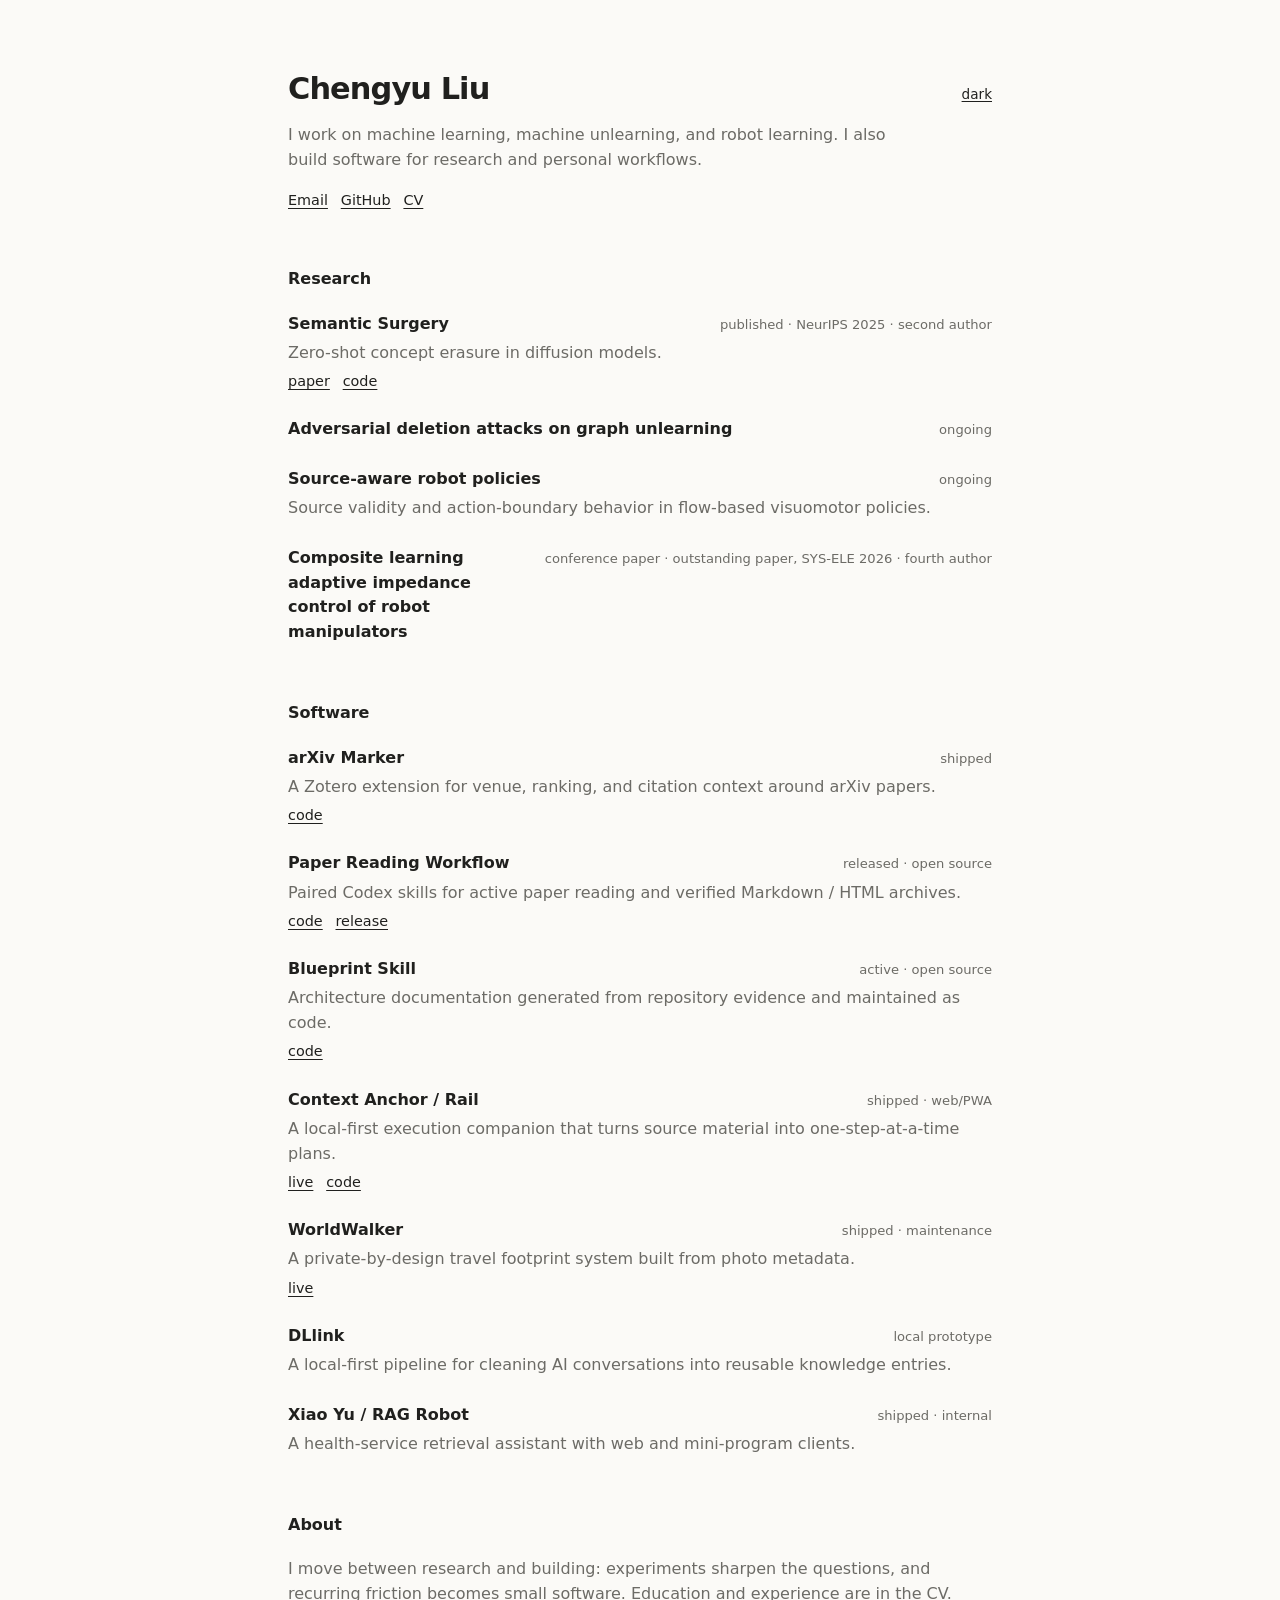
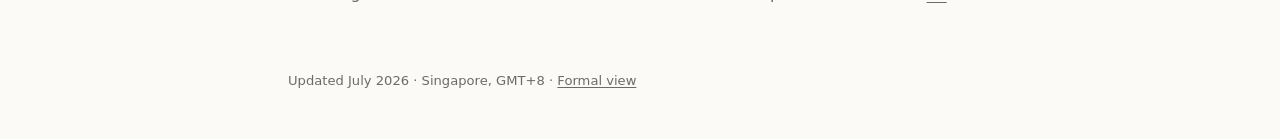
<file: plain.html>
<!doctype html>
<html lang="en" data-theme="light">
  <head>
    <meta charset="UTF-8" />
    <meta name="viewport" content="width=device-width, initial-scale=1.0" />
    <meta
      name="description"
      content="Chengyu Liu — research in machine learning, machine unlearning, and robot learning, plus software built around the work."
    />
    <meta name="theme-color" content="#fbfaf7" />
    <title>Chengyu Liu</title>
    <link rel="icon" href="public/favicon.svg" type="image/svg+xml" />
    <link rel="stylesheet" href="plain.css" />
  </head>
  <body>
    <a class="skip-link" href="#main">Skip to content</a>

    <main class="page" id="main">
      <header class="intro">
        <div class="identity-line">
          <h1>Chengyu Liu</h1>
          <button class="theme-toggle" type="button" aria-label="Use dark theme" data-theme-toggle>
            dark
          </button>
        </div>
        <p>
          I work on machine learning, machine unlearning, and robot learning. I also build software
          for research and personal workflows.
        </p>
        <p class="links">
          <a href="mailto:e1554340@u.nus.edu">Email</a>
          <a href="https://github.com/lelelelelelelelelelelelele" target="_blank" rel="noreferrer">GitHub</a>
          <a href="public/cv.pdf" target="_blank" rel="noreferrer">CV</a>
        </p>
      </header>

      <section aria-labelledby="research-title">
        <h2 id="research-title">Research</h2>
        <ol class="entries">
          <li class="entry" id="semantic-surgery">
            <div class="entry-head">
              <h3>Semantic Surgery</h3>
              <span>published · NeurIPS 2025 · second author</span>
            </div>
            <p>Zero-shot concept erasure in diffusion models.</p>
            <p class="links">
              <a href="https://neurips.cc/virtual/2025/loc/san-diego/poster/120054" target="_blank" rel="noreferrer">paper</a>
              <a href="https://github.com/Lexiang-Xiong/Semantic-Surgery" target="_blank" rel="noreferrer">code</a>
            </p>
          </li>

          <li class="entry" id="adversarial-deletion">
            <div class="entry-head">
              <h3>Adversarial deletion attacks on graph unlearning</h3>
              <span>ongoing</span>
            </div>
          </li>

          <li class="entry" id="robot-learning">
            <div class="entry-head">
              <h3>Source-aware robot policies</h3>
              <span>ongoing</span>
            </div>
            <p>Source validity and action-boundary behavior in flow-based visuomotor policies.</p>
          </li>

          <li class="entry" id="adaptive-impedance-control">
            <div class="entry-head">
              <h3>Composite learning adaptive impedance control of robot manipulators</h3>
              <span>conference paper · outstanding paper, SYS-ELE 2026 · fourth author</span>
            </div>
          </li>
        </ol>
      </section>

      <section aria-labelledby="software-title">
        <h2 id="software-title">Software</h2>
        <ol class="entries">
          <li class="entry" id="arxiv-marker">
            <div class="entry-head">
              <h3>arXiv Marker</h3>
              <span>shipped</span>
            </div>
            <p>A Zotero extension for venue, ranking, and citation context around arXiv papers.</p>
            <p class="links">
              <a href="https://github.com/lelelelelelelelelelelelele/arxiv-marker" target="_blank" rel="noreferrer">code</a>
            </p>
          </li>

          <li class="entry" id="paper-reading-workflow">
            <div class="entry-head">
              <h3>Paper Reading Workflow</h3>
              <span>released · open source</span>
            </div>
            <p>Paired Codex skills for active paper reading and verified Markdown / HTML archives.</p>
            <p class="links">
              <a href="https://github.com/lelelelelelelelelelelelele/paper-reading-workflow" target="_blank" rel="noreferrer">code</a>
              <a href="https://github.com/lelelelelelelelelelelelele/paper-reading-workflow/releases/latest" target="_blank" rel="noreferrer">release</a>
            </p>
          </li>

          <li class="entry" id="blueprint-skill">
            <div class="entry-head">
              <h3>Blueprint Skill</h3>
              <span>active · open source</span>
            </div>
            <p>Architecture documentation generated from repository evidence and maintained as code.</p>
            <p class="links">
              <a href="https://github.com/lelelelelelelelelelelelele/blueprint-skill" target="_blank" rel="noreferrer">code</a>
            </p>
          </li>

          <li class="entry" id="context-anchor">
            <div class="entry-head">
              <h3>Context Anchor / Rail</h3>
              <span>shipped · web/PWA</span>
            </div>
            <p>A local-first execution companion that turns source material into one-step-at-a-time plans.</p>
            <p class="links">
              <a href="https://context-anchor.vercel.app/" target="_blank" rel="noreferrer">live</a>
              <a href="https://github.com/lelelelelelelelelelelelele/context_anchor" target="_blank" rel="noreferrer">code</a>
            </p>
          </li>

          <li class="entry" id="worldwalker">
            <div class="entry-head">
              <h3>WorldWalker</h3>
              <span>shipped · maintenance</span>
            </div>
            <p>A private-by-design travel footprint system built from photo metadata.</p>
            <p class="links">
              <a href="https://travel-map-blond.vercel.app/" target="_blank" rel="noreferrer">live</a>
            </p>
          </li>

          <li class="entry" id="dllink">
            <div class="entry-head">
              <h3>DLlink</h3>
              <span>local prototype</span>
            </div>
            <p>A local-first pipeline for cleaning AI conversations into reusable knowledge entries.</p>
          </li>

          <li class="entry" id="rag-robot">
            <div class="entry-head">
              <h3>Xiao Yu / RAG Robot</h3>
              <span>shipped · internal</span>
            </div>
            <p>A health-service retrieval assistant with web and mini-program clients.</p>
          </li>

        </ol>
      </section>

      <section aria-labelledby="about-title">
        <h2 id="about-title">About</h2>
        <p>
          I move between research and building: experiments sharpen the questions, and recurring
          friction becomes small software.
          Education and experience are in the <a href="public/cv.pdf" target="_blank" rel="noreferrer">CV</a>.
        </p>
      </section>

      <footer>
        <p>
          Updated July 2026 · Singapore, GMT+8 ·
          <a href="index.html">Formal view</a>
        </p>
      </footer>
    </main>

    <script src="plain.js"></script>
  </body>
</html>
</file>
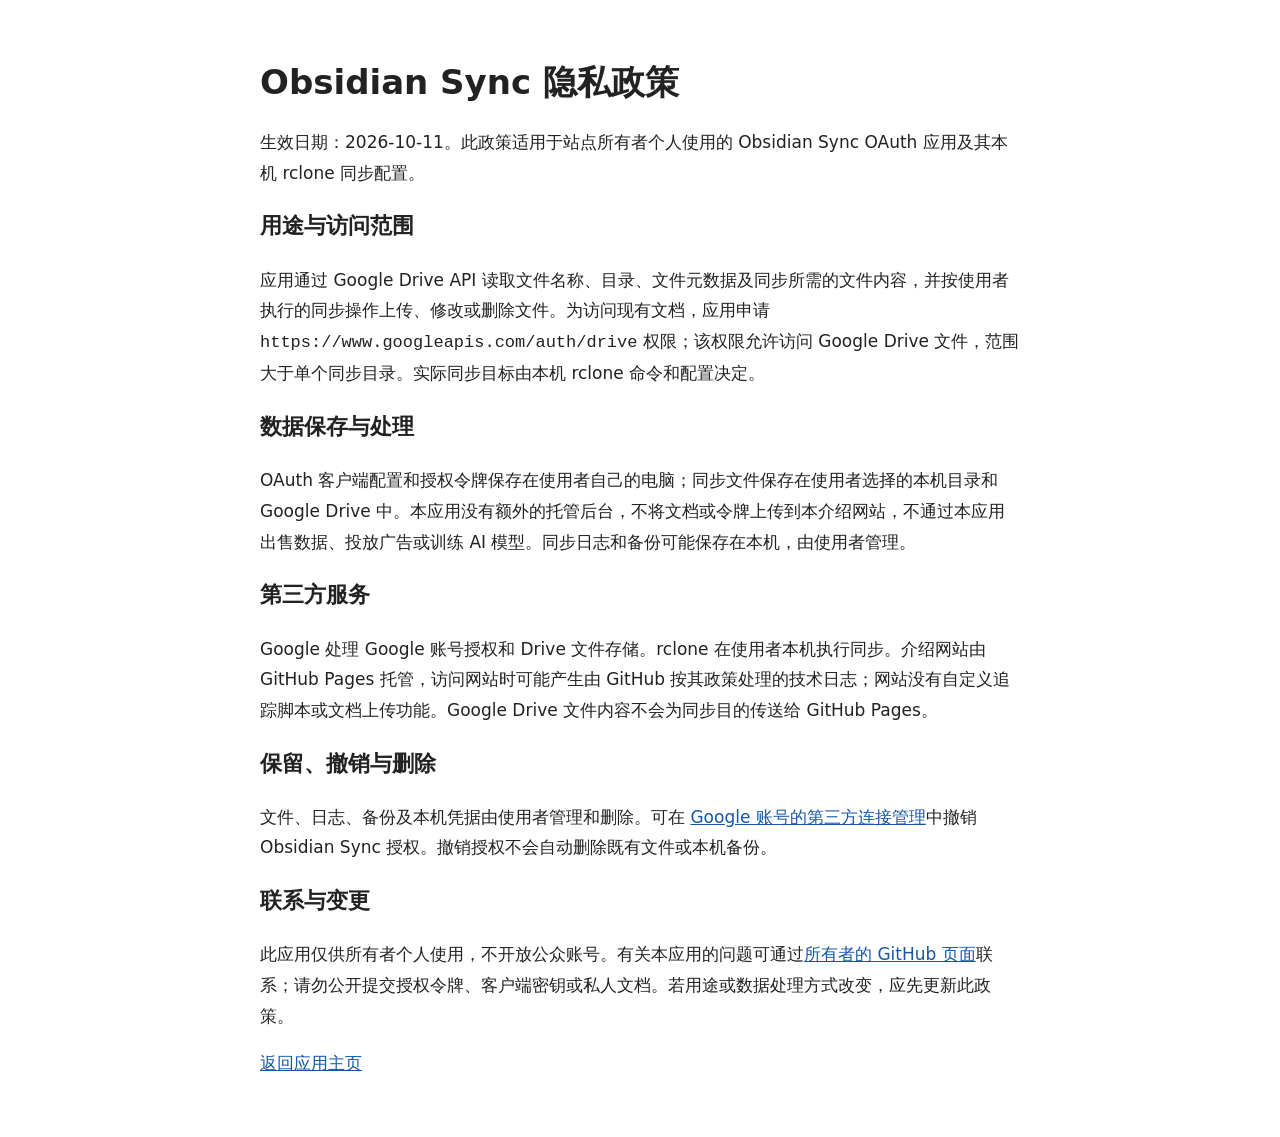
<file: obsidian-sync/privacy.html>
<!doctype html>
<html lang="zh-CN"><meta charset="utf-8"><meta name="viewport" content="width=device-width,initial-scale=1"><title>Obsidian Sync — 隐私政策</title>
<style>body{font:17px/1.8 system-ui,sans-serif;max-width:760px;margin:60px auto;padding:0 24px;color:#222}a{color:#1756a9}h1{line-height:1.3}h2{font-size:1.3em}</style>
<main><h1>Obsidian Sync 隐私政策</h1><p>生效日期：2026-10-11。此政策适用于站点所有者个人使用的 Obsidian Sync OAuth 应用及其本机 rclone 同步配置。</p>
<h2>用途与访问范围</h2><p>应用通过 Google Drive API 读取文件名称、目录、文件元数据及同步所需的文件内容，并按使用者执行的同步操作上传、修改或删除文件。为访问现有文档，应用申请 <code>https://www.googleapis.com/auth/drive</code> 权限；该权限允许访问 Google Drive 文件，范围大于单个同步目录。实际同步目标由本机 rclone 命令和配置决定。</p>
<h2>数据保存与处理</h2><p>OAuth 客户端配置和授权令牌保存在使用者自己的电脑；同步文件保存在使用者选择的本机目录和 Google Drive 中。本应用没有额外的托管后台，不将文档或令牌上传到本介绍网站，不通过本应用出售数据、投放广告或训练 AI 模型。同步日志和备份可能保存在本机，由使用者管理。</p>
<h2>第三方服务</h2><p>Google 处理 Google 账号授权和 Drive 文件存储。rclone 在使用者本机执行同步。介绍网站由 GitHub Pages 托管，访问网站时可能产生由 GitHub 按其政策处理的技术日志；网站没有自定义追踪脚本或文档上传功能。Google Drive 文件内容不会为同步目的传送给 GitHub Pages。</p>
<h2>保留、撤销与删除</h2><p>文件、日志、备份及本机凭据由使用者管理和删除。可在 <a href="https://myaccount.google.com/connections">Google 账号的第三方连接管理</a>中撤销 Obsidian Sync 授权。撤销授权不会自动删除既有文件或本机备份。</p>
<h2>联系与变更</h2><p>此应用仅供所有者个人使用，不开放公众账号。有关本应用的问题可通过<a href="https://github.com/lelelelelelelelelelelelele">所有者的 GitHub 页面</a>联系；请勿公开提交授权令牌、客户端密钥或私人文档。若用途或数据处理方式改变，应先更新此政策。</p>
<p><a href="index.html">返回应用主页</a></p></main></html>
</file>
<file: hybrid.css>
:root {
  --paper: #f5f1e8;
  --paper-deep: #ebe5d9;
  --ink: #1f211d;
  --ink-soft: #55574f;
  --muted: #77786e;
  --rule: #cbc5b8;
  --rule-strong: #9f9b90;
  --accent: #a73c2e;
  --header-bg: rgba(245, 241, 232, 0.94);
  --serif: "Newsreader", Georgia, serif;
  --sans: "IBM Plex Sans", "Segoe UI", sans-serif;
  --mono: "IBM Plex Mono", Consolas, monospace;
  --content: 1000px;
}

[data-theme="dark"] {
  --paper: #1e1e1b;
  --paper-deep: #272620;
  --ink: #eeebe2;
  --ink-soft: #c5c1b6;
  --muted: #969289;
  --rule: #403e38;
  --rule-strong: #68645b;
  --accent: #e06d55;
  --header-bg: rgba(30, 30, 27, 0.94);
}

* {
  box-sizing: border-box;
}

html {
  scroll-behavior: smooth;
  scroll-padding-top: 5.5rem;
}

body {
  margin: 0;
  color: var(--ink);
  background: var(--paper);
  font-family: var(--sans);
  font-size: 1rem;
  line-height: 1.62;
  transition: color 180ms ease, background-color 180ms ease;
}

a {
  color: var(--accent);
  text-decoration-thickness: 1px;
  text-underline-offset: 0.22em;
}

a:hover {
  text-decoration-thickness: 2px;
}

button,
a {
  -webkit-tap-highlight-color: transparent;
}

button {
  color: inherit;
  font: inherit;
}

::selection {
  color: var(--paper);
  background: var(--accent);
}

:focus-visible {
  outline: 2px solid var(--accent);
  outline-offset: 3px;
}

.skip-link {
  position: absolute;
  width: 1px;
  height: 1px;
  padding: 0;
  margin: -1px;
  overflow: hidden;
  clip: rect(0, 0, 0, 0);
  white-space: nowrap;
  border: 0;
}

.skip-link:focus {
  position: fixed;
  top: 0.75rem;
  left: 0.75rem;
  z-index: 100;
  width: auto;
  height: auto;
  padding: 0.65rem 0.85rem;
  margin: 0;
  clip: auto;
  color: var(--paper);
  background: var(--ink);
}

.page-shell,
.header-inner,
.footer-inner {
  width: min(calc(100% - 3rem), var(--content));
  margin-inline: auto;
}

.site-header {
  position: sticky;
  top: 0;
  z-index: 10;
  border-bottom: 1px solid var(--rule);
  background: var(--header-bg);
  backdrop-filter: blur(12px);
}

.header-inner {
  display: grid;
  grid-template-columns: 1fr auto auto;
  gap: 2rem;
  align-items: center;
  min-height: 4.25rem;
}

.site-name {
  color: var(--ink);
  font-weight: 600;
  text-decoration: none;
}

.site-nav {
  display: flex;
  gap: 1.45rem;
  align-items: center;
}

.site-nav a {
  color: var(--ink-soft);
  font-size: 0.86rem;
  text-decoration: none;
}

.site-nav a:hover,
.site-nav a[aria-current="true"] {
  color: var(--accent);
}

.theme-toggle {
  display: grid;
  place-items: center;
  width: 2rem;
  height: 2rem;
  padding: 0;
  border: 1px solid transparent;
  border-radius: 50%;
  background: transparent;
  cursor: pointer;
}

.theme-toggle:hover {
  border-color: var(--rule-strong);
}

.theme-toggle svg {
  width: 1.05rem;
  fill: none;
  stroke: currentColor;
  stroke-linecap: round;
  stroke-width: 1.45;
}

.intro {
  padding: 6.25rem 0 0;
}

.eyebrow,
.section-index,
.lane-label,
.item-meta,
.topics,
.practice-band span,
.now-grid article > span {
  font-family: var(--mono);
  font-size: 0.72rem;
  letter-spacing: 0.035em;
  line-height: 1.45;
}

.eyebrow {
  margin: 0 0 1.25rem;
  color: var(--accent);
  text-transform: uppercase;
}

h1,
h2,
h3,
h4,
p {
  margin-top: 0;
}

h1 {
  margin-bottom: 0.8rem;
  font-family: var(--serif);
  font-size: clamp(3.3rem, 8vw, 5.5rem);
  font-weight: 500;
  letter-spacing: -0.05em;
  line-height: 0.95;
}

.intro-lead {
  max-width: 46rem;
  margin-bottom: 1.15rem;
  font-family: var(--serif);
  font-size: clamp(1.65rem, 3.3vw, 2.3rem);
  letter-spacing: -0.025em;
  line-height: 1.2;
}

.intro-copy {
  max-width: 43rem;
  margin-bottom: 0;
  color: var(--ink-soft);
}

.contact-links,
.item-links {
  display: flex;
  flex-wrap: wrap;
  gap: 0.8rem 1.25rem;
}

.contact-links {
  margin-top: 1.65rem;
}

.contact-links a,
.item-links a {
  font-size: 0.88rem;
  font-weight: 500;
}

.practice-band {
  display: grid;
  grid-template-columns: 1fr 1fr;
  margin-top: 4.75rem;
  border-top: 1px solid var(--rule-strong);
  border-bottom: 1px solid var(--rule-strong);
}

.practice-band > div {
  display: grid;
  grid-template-columns: 5rem 1fr;
  gap: 1.25rem;
  padding: 1.4rem 0;
}

.practice-band > div + div {
  padding-left: 2.25rem;
  border-left: 1px solid var(--rule);
}

.practice-band span {
  color: var(--accent);
  text-transform: uppercase;
}

.practice-band p {
  margin: 0;
  color: var(--ink-soft);
  font-size: 0.9rem;
}

.work-section,
.now-section,
.about-section {
  padding: 5.25rem 0;
}

.section-intro {
  display: grid;
  grid-template-columns: 10.5rem minmax(0, 1fr);
  gap: 2rem;
  margin-bottom: 3rem;
}

.section-index {
  margin: 0.32rem 0 0;
  color: var(--muted);
  text-transform: uppercase;
}

.section-intro h2 {
  margin-bottom: 0.55rem;
  font-family: var(--serif);
  font-size: clamp(2rem, 4vw, 3rem);
  font-weight: 500;
  letter-spacing: -0.035em;
  line-height: 1.08;
}

.section-intro > div > p {
  max-width: 38rem;
  margin-bottom: 0;
  color: var(--ink-soft);
}

.work-switcher-wrap {
  display: none;
  margin-bottom: 3.25rem;
}

.work-tabs-ready .work-switcher-wrap {
  display: block;
}

.work-switcher {
  display: grid;
  grid-template-columns: 1fr 1fr;
  border: 1px solid var(--rule-strong);
  background: var(--paper);
}

.work-tab {
  position: relative;
  display: grid;
  grid-template-columns: 2.25rem minmax(0, 1fr);
  gap: 0.9rem;
  align-items: center;
  min-width: 0;
  padding: 1.25rem 1.4rem 1.35rem;
  border: 0;
  background: transparent;
  text-align: left;
  cursor: pointer;
  transition: color 160ms ease, background-color 160ms ease;
}

.work-tab + .work-tab {
  border-left: 1px solid var(--rule);
}

.work-tab::after {
  position: absolute;
  right: -1px;
  bottom: -1px;
  left: -1px;
  height: 3px;
  background: var(--accent);
  content: "";
  opacity: 0;
  transform: scaleX(0.55);
  transition: opacity 160ms ease, transform 160ms ease;
}

.work-tab:hover {
  background: var(--paper-deep);
}

.work-tab[aria-selected="true"] {
  color: var(--ink);
  background: var(--paper-deep);
}

.work-tab[aria-selected="true"]::after {
  opacity: 1;
  transform: scaleX(1);
}

.work-tab-index {
  align-self: start;
  padding-top: 0.22rem;
  color: var(--accent);
  font-family: var(--mono);
  font-size: 0.68rem;
  letter-spacing: 0.05em;
}

.work-tab-copy {
  display: grid;
  gap: 0.16rem;
}

.work-tab-copy strong {
  font-family: var(--serif);
  font-size: 1.55rem;
  font-weight: 600;
  letter-spacing: -0.025em;
  line-height: 1;
}

.work-tab-copy small {
  color: var(--muted);
  font-family: var(--mono);
  font-size: 0.68rem;
  letter-spacing: 0.025em;
}

.work-tab-hint {
  margin: 0.75rem 0 0;
  color: var(--muted);
  font-family: var(--mono);
  font-size: 0.68rem;
  letter-spacing: 0.025em;
}

.work-panels {
  max-width: 54rem;
  margin-inline: auto;
}

.work-tabs-ready .work-panel[hidden] {
  display: none;
}

.work-tabs-ready .work-panel:not([hidden]) {
  animation: work-panel-enter 220ms ease-out both;
}

@keyframes work-panel-enter {
  from {
    opacity: 0;
    transform: translateY(8px);
  }

  to {
    opacity: 1;
    transform: translateY(0);
  }
}

.lane-header {
  display: grid;
  grid-template-columns: 10.5rem minmax(0, 1fr);
  gap: 2rem;
  align-items: start;
  margin-bottom: 1.5rem;
}

.lane-label {
  margin-bottom: 0.55rem;
  color: var(--accent);
  text-transform: uppercase;
}

.lane-header h3 {
  margin: 0;
  font-family: var(--serif);
  font-size: 1.35rem;
  font-weight: 500;
  letter-spacing: -0.02em;
  line-height: 1.15;
}

.work-item {
  padding: 1.75rem 0 2rem;
  border-top: 1px solid var(--rule);
}

.work-item:last-child {
  border-bottom: 1px solid var(--rule);
}

.item-meta {
  display: flex;
  gap: 1rem;
  justify-content: space-between;
  margin-bottom: 0.8rem;
  color: var(--muted);
}

.item-meta span {
  color: var(--accent);
  text-align: right;
}

.work-item h4 {
  margin-bottom: 0.45rem;
  font-family: var(--serif);
  font-size: 1.55rem;
  font-weight: 600;
  letter-spacing: -0.025em;
  line-height: 1.15;
}

.work-item p {
  margin-bottom: 0.8rem;
  color: var(--ink-soft);
  font-size: 0.94rem;
}

.work-item .item-subtitle,
.work-item .citation {
  color: var(--ink);
}

.work-item .item-subtitle {
  font-weight: 500;
}

.work-item .citation {
  font-size: 0.82rem;
}

.topics {
  color: var(--muted) !important;
}

.item-links {
  margin-top: 1rem;
}

.now-section,
.about-section {
  border-top: 1px solid var(--rule-strong);
}

.now-grid {
  display: grid;
  grid-template-columns: 1fr 1fr;
  gap: 4rem;
}

.now-grid article > span {
  display: block;
  margin-bottom: 0.7rem;
  color: var(--accent);
  text-transform: uppercase;
}

.now-grid h3,
.archive-note h3 {
  margin-bottom: 0.65rem;
  font-family: var(--serif);
  font-size: 1.45rem;
  font-weight: 600;
  letter-spacing: -0.025em;
  line-height: 1.2;
}

.now-grid p,
.about-copy,
.archive-note p:last-child {
  color: var(--ink-soft);
}

.now-grid p:last-child,
.about-copy p:last-child,
.archive-note p:last-child {
  margin-bottom: 0;
}

.about-grid {
  display: grid;
  grid-template-columns: minmax(0, 1.25fr) minmax(16rem, 0.75fr);
  gap: 5rem;
}

.archive-note {
  padding-left: 2rem;
  border-left: 1px solid var(--rule);
}

.site-footer {
  border-top: 1px solid var(--rule-strong);
}

.footer-inner {
  display: flex;
  gap: 2rem;
  align-items: center;
  justify-content: space-between;
  min-height: 6rem;
  color: var(--muted);
  font-size: 0.8rem;
}

.footer-inner p {
  margin: 0;
}

.footer-inner div {
  display: flex;
  flex-wrap: wrap;
  gap: 1rem;
}

.footer-inner a {
  color: var(--ink-soft);
}

@media (max-width: 760px) {
  html {
    scroll-padding-top: 7.5rem;
  }

  .page-shell,
  .header-inner,
  .footer-inner {
    width: min(calc(100% - 2rem), var(--content));
  }

  .header-inner {
    grid-template-columns: 1fr auto;
    gap: 0.7rem 1rem;
    padding: 0.85rem 0;
  }

  .site-nav {
    grid-column: 1 / -1;
    grid-row: 2;
    gap: 1rem;
    justify-content: space-between;
    padding-top: 0.7rem;
    border-top: 1px solid var(--rule);
  }

  .theme-toggle {
    grid-column: 2;
    grid-row: 1;
  }

  .intro {
    padding-top: 4rem;
  }

  h1 {
    font-size: 3.6rem;
  }

  .intro-lead {
    font-size: 1.65rem;
  }

  .practice-band {
    grid-template-columns: 1fr;
    margin-top: 3.5rem;
  }

  .practice-band > div {
    grid-template-columns: 4.5rem 1fr;
  }

  .practice-band > div + div {
    padding-left: 0;
    border-top: 1px solid var(--rule);
    border-left: 0;
  }

  .work-section,
  .now-section,
  .about-section {
    padding: 4rem 0;
  }

  .section-intro {
    grid-template-columns: 1fr;
    gap: 0.8rem;
    margin-bottom: 2.5rem;
  }

  .section-index {
    margin: 0;
  }

  .now-grid,
  .about-grid {
    grid-template-columns: 1fr;
  }

  .lane-header {
    grid-template-columns: 1fr;
    gap: 0.35rem;
    margin-bottom: 1.4rem;
  }

  .now-grid {
    gap: 2.5rem;
  }

  .about-grid {
    gap: 2.5rem;
  }

  .archive-note {
    padding-top: 2rem;
    padding-left: 0;
    border-top: 1px solid var(--rule);
    border-left: 0;
  }

  .footer-inner {
    display: block;
    padding: 1.75rem 0;
  }

  .footer-inner div {
    margin-top: 0.75rem;
  }
}

@media (max-width: 380px) {
  .site-nav {
    gap: 0.7rem;
  }

  .site-nav a {
    font-size: 0.8rem;
  }

  h1 {
    font-size: 3.15rem;
  }

  .practice-band > div {
    grid-template-columns: 1fr;
    gap: 0.35rem;
  }

  .work-tab {
    grid-template-columns: 1fr;
    gap: 0.3rem;
    padding: 1rem 0.85rem 1.1rem;
  }

  .work-tab-index {
    display: none;
  }

  .work-tab-copy strong {
    font-size: 1.3rem;
  }

  .work-tab-copy small {
    font-size: 0.62rem;
  }
}

@media (prefers-reduced-motion: reduce) {
  html {
    scroll-behavior: auto;
  }

  *,
  *::before,
  *::after {
    animation-duration: 0.01ms !important;
    transition-duration: 0.01ms !important;
  }
}
</file>
<file: plain.css>
:root {
  --background: #fbfaf7;
  --text: #20201e;
  --muted: #6c6b66;
  --selection: #d9d5cc;
}

[data-theme="dark"] {
  --background: #1c1c1a;
  --text: #e9e7e1;
  --muted: #aaa79f;
  --selection: #55524b;
}

* {
  box-sizing: border-box;
}

html {
  scroll-behavior: smooth;
}

body {
  margin: 0;
  color: var(--text);
  background: var(--background);
  font-family: system-ui, -apple-system, BlinkMacSystemFont, "Segoe UI", sans-serif;
  font-size: 1rem;
  line-height: 1.55;
}

::selection {
  background: var(--selection);
}

a {
  color: inherit;
  text-decoration-thickness: 1px;
  text-underline-offset: 0.18em;
}

a:hover {
  text-decoration-thickness: 2px;
}

button {
  color: inherit;
  font: inherit;
}

:focus-visible {
  outline: 2px solid currentColor;
  outline-offset: 3px;
}

.skip-link {
  position: absolute;
  width: 1px;
  height: 1px;
  padding: 0;
  margin: -1px;
  overflow: hidden;
  clip: rect(0, 0, 0, 0);
  white-space: nowrap;
}

.skip-link:focus {
  position: fixed;
  top: 0.75rem;
  left: 0.75rem;
  z-index: 10;
  width: auto;
  height: auto;
  padding: 0.5rem 0.7rem;
  margin: 0;
  clip: auto;
  color: var(--background);
  background: var(--text);
}

.page {
  width: min(calc(100% - 2.5rem), 44rem);
  margin: 0 auto;
  padding: 4.5rem 0 3rem;
}

.identity-line {
  display: flex;
  gap: 2rem;
  align-items: baseline;
  justify-content: space-between;
}

h1,
h2,
h3,
p {
  margin-top: 0;
}

h1 {
  margin-bottom: 1rem;
  font-size: 1.9rem;
  font-weight: 650;
  letter-spacing: -0.03em;
  line-height: 1.15;
}

h2 {
  margin-bottom: 1.25rem;
  font-size: 1rem;
  font-weight: 650;
}

h3 {
  margin: 0;
  font-size: 1rem;
  font-weight: 600;
}

.intro > p:not(.links) {
  max-width: 39rem;
  color: var(--muted);
}

.theme-toggle {
  padding: 0;
  border: 0;
  background: transparent;
  font-size: 0.85rem;
  text-decoration: underline;
  text-underline-offset: 0.18em;
  cursor: pointer;
}

.links {
  display: flex;
  flex-wrap: wrap;
  gap: 0.8rem;
  margin-bottom: 0;
  font-size: 0.9rem;
}

section {
  margin-top: 3.5rem;
}

.entries {
  padding: 0;
  margin: 0;
  list-style: none;
}

.entry + .entry {
  margin-top: 1.55rem;
}

.entry-head {
  display: flex;
  gap: 1.5rem;
  align-items: baseline;
  justify-content: space-between;
}

.entry-head span {
  flex: 0 0 auto;
  color: var(--muted);
  font-size: 0.82rem;
}

.entry > p:not(.links) {
  margin: 0.28rem 0 0;
  color: var(--muted);
}

.entry > .links {
  margin-top: 0.28rem;
}

section > p {
  color: var(--muted);
}

footer {
  margin-top: 4rem;
  color: var(--muted);
  font-size: 0.82rem;
}

footer p {
  margin-bottom: 0;
}

@media (max-width: 560px) {
  .page {
    width: min(calc(100% - 2rem), 44rem);
    padding-top: 2.75rem;
  }

  .entry-head {
    display: block;
  }

  .entry-head span {
    display: block;
    margin-top: 0.16rem;
  }

  section {
    margin-top: 3rem;
  }
}

@media (prefers-reduced-motion: reduce) {
  html {
    scroll-behavior: auto;
  }
}
</file>
